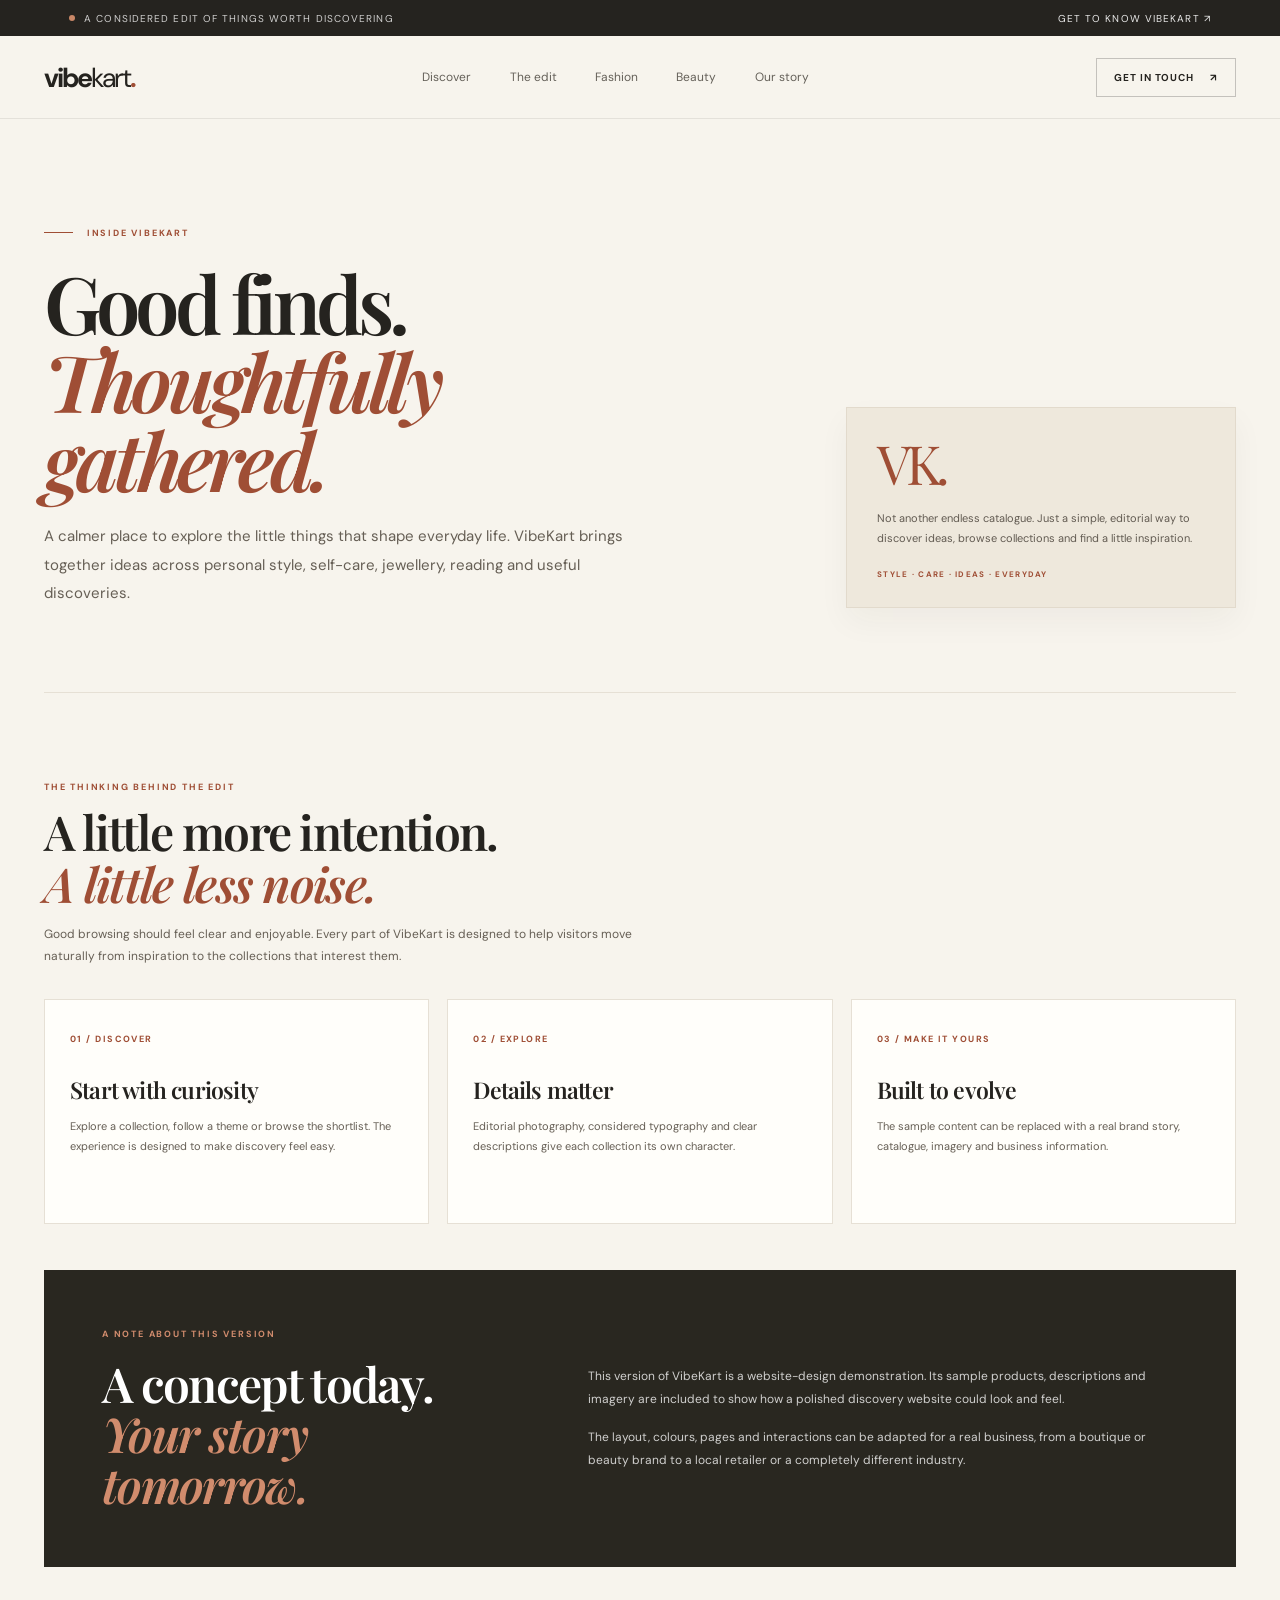
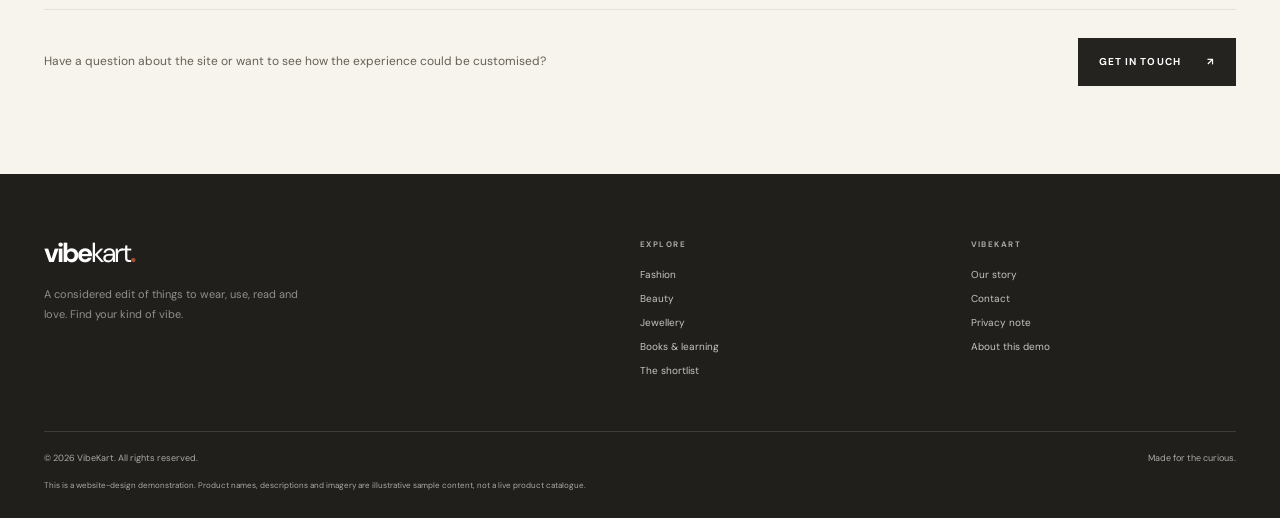
<file: about.html>
<!doctype html>
<html lang="en">
<head>
  <meta charset="utf-8">
  <meta name="viewport" content="width=device-width, initial-scale=1">
  <meta name="theme-color" content="#f7f4ed">
  <meta name="description" content="Get to know VibeKart, a considered product-discovery concept built around style, beauty, reading and everyday inspiration.">
  <title>Our story — VibeKart</title>
  <link rel="preconnect" href="https://fonts.googleapis.com">
  <link rel="preconnect" href="https://fonts.gstatic.com" crossorigin>
  <link href="https://fonts.googleapis.com/css2?family=DM+Sans:wght@400;500;600;700&family=Playfair+Display:ital,wght@0,600;0,700;1,600;1,700&display=swap" rel="stylesheet">
  <link rel="stylesheet" href="base.css">
  <link rel="stylesheet" href="home.css">
  <link rel="stylesheet" href="info.css">
  <script src="home.js" defer></script>
</head>
<body class="home-page info-page">
  <a class="vk-skip-link" href="#main-content">Skip to content</a>
  <div class="vk-announcement">
    <p><span class="vk-announcement-dot" aria-hidden="true"></span> A considered edit of things worth discovering</p>
    <a href="about.html">Get to know VibeKart <span aria-hidden="true">↗</span></a>
  </div>
  <header class="vk-header">
    <div class="vk-header-inner">
      <a class="vk-logo" href="index.html" aria-label="VibeKart home">vibe<span>kart</span><i>.</i></a>
      <button class="vk-menu-toggle" type="button" aria-label="Open navigation" aria-expanded="false" aria-controls="vk-navigation"><span></span><span></span></button>
      <nav class="vk-navigation" id="vk-navigation" aria-label="Main navigation">
        <a href="index.html#categories">Discover</a>
        <a href="index.html#featured">The edit</a>
        <a href="clothing.html">Fashion</a>
        <a href="beauty.html">Beauty</a>
        <a href="about.html">Our story</a>
      </nav>
      <a class="vk-header-cta" href="contact.html">Get in touch <span aria-hidden="true">↗</span></a>
    </div>
  </header>
<main id="main-content">
  <section class="info-hero vk-shell">
    <div class="info-hero-copy">
      <p class="vk-eyebrow"><span class="vk-eyebrow-line"></span> INSIDE VIBEKART</p>
      <h1>Good finds.<br><em>Thoughtfully gathered.</em></h1>
      <p class="info-hero-description">A calmer place to explore the little things that shape everyday life. VibeKart brings together ideas across personal style, self-care, jewellery, reading and useful discoveries.</p>
    </div>
    <aside class="info-hero-aside">
      <span class="info-aside-mark">VK.</span>
      <p>Not another endless catalogue. Just a simple, editorial way to discover ideas, browse collections and find a little inspiration.</p>
      <span class="info-aside-label">STYLE · CARE · IDEAS · EVERYDAY</span>
    </aside>
  </section>
  <section class="info-content vk-shell">
    <div class="info-section-heading">
      <p class="vk-eyebrow">THE THINKING BEHIND THE EDIT</p>
      <h2>A little more intention.<br><em>A little less noise.</em></h2>
      <p>Good browsing should feel clear and enjoyable. Every part of VibeKart is designed to help visitors move naturally from inspiration to the collections that interest them.</p>
    </div>
    <div class="info-card-grid">
      <article class="info-card"><span class="info-card-number">01 / DISCOVER</span><h3>Start with curiosity</h3><p>Explore a collection, follow a theme or browse the shortlist. The experience is designed to make discovery feel easy.</p></article>
      <article class="info-card"><span class="info-card-number">02 / EXPLORE</span><h3>Details matter</h3><p>Editorial photography, considered typography and clear descriptions give each collection its own character.</p></article>
      <article class="info-card"><span class="info-card-number">03 / MAKE IT YOURS</span><h3>Built to evolve</h3><p>The sample content can be replaced with a real brand story, catalogue, imagery and business information.</p></article>
    </div>
    <div class="info-feature info-feature--spaced">
      <div><p class="vk-eyebrow">A NOTE ABOUT THIS VERSION</p><h2>A concept today.<br><em>Your story tomorrow.</em></h2></div>
      <div class="info-feature-copy"><p>This version of VibeKart is a website-design demonstration. Its sample products, descriptions and imagery are included to show how a polished discovery website could look and feel.</p><p>The layout, colours, pages and interactions can be adapted for a real business, from a boutique or beauty brand to a local retailer or a completely different industry.</p></div>
    </div>
    <div class="info-cta"><p>Have a question about the site or want to see how the experience could be customised?</p><a class="vk-button vk-button-dark" href="contact.html">Get in touch <span aria-hidden="true">↗</span></a></div>
  </section>
</main>
  <footer class="vk-footer">
    <div class="vk-shell">
      <div class="vk-footer-main">
        <div class="vk-footer-brand">
          <a class="vk-logo vk-logo-light" href="index.html">vibe<span>kart</span><i>.</i></a>
          <p>A considered edit of things to wear, use, read and love. Find your kind of vibe.</p>
        </div>
        <div class="vk-footer-col">
          <h2>Explore</h2>
          <a href="clothing.html">Fashion</a><a href="beauty.html">Beauty</a><a href="jewellery.html">Jewellery</a><a href="books.html">Books &amp; learning</a><a href="deals.html">The shortlist</a>
        </div>
        <div class="vk-footer-col">
          <h2>VibeKart</h2>
          <a href="about.html">Our story</a><a href="contact.html">Contact</a><a href="privacy-policy.html">Privacy note</a><a href="affiliate-disclaimer.html">About this demo</a>
        </div>
      </div>
      <div class="vk-footer-bottom">
        <span>© <span id="vk-year">2026</span> VibeKart. All rights reserved.</span>
        <span>Made for the curious.</span>
      </div>
      <p class="vk-disclosure">This is a website-design demonstration. Product names, descriptions and imagery are illustrative sample content, not a live product catalogue.</p>
    </div>
  </footer>
</body>
</html>
</file>
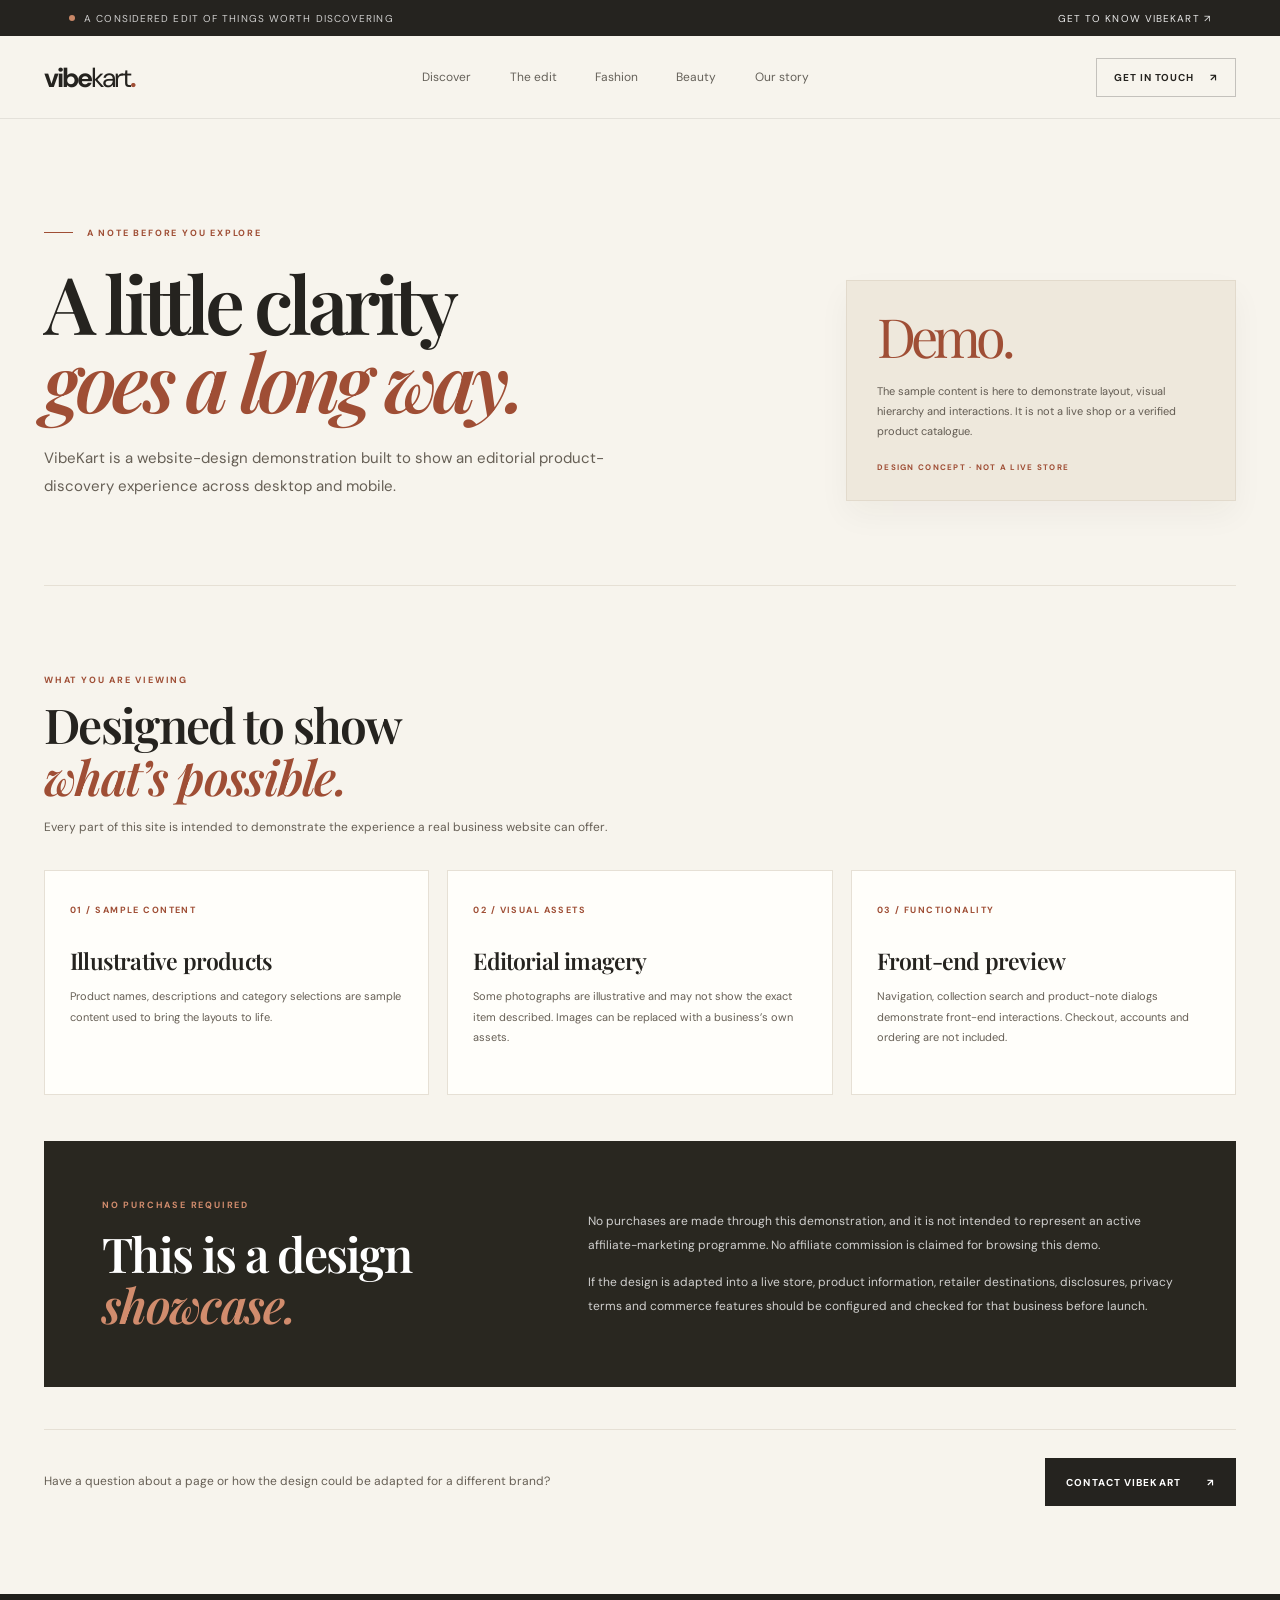
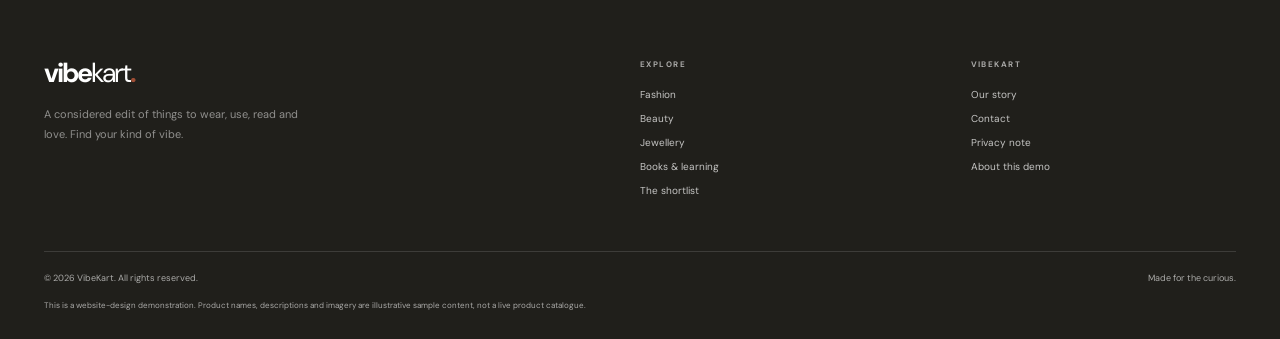
<file: affiliate-disclaimer.html>
<!doctype html>
<html lang="en">
<head>
  <meta charset="utf-8">
  <meta name="viewport" content="width=device-width, initial-scale=1">
  <meta name="theme-color" content="#f7f4ed">
  <meta name="description" content="A note explaining the sample content, illustrative imagery and demonstration-only functionality used on VibeKart.">
  <title>About this demo — VibeKart</title>
  <link rel="preconnect" href="https://fonts.googleapis.com">
  <link rel="preconnect" href="https://fonts.gstatic.com" crossorigin>
  <link href="https://fonts.googleapis.com/css2?family=DM+Sans:wght@400;500;600;700&family=Playfair+Display:ital,wght@0,600;0,700;1,600;1,700&display=swap" rel="stylesheet">
  <link rel="stylesheet" href="base.css">
  <link rel="stylesheet" href="home.css">
  <link rel="stylesheet" href="info.css">
  <script src="home.js" defer></script>
</head>
<body class="home-page info-page">
  <a class="vk-skip-link" href="#main-content">Skip to content</a>
  <div class="vk-announcement">
    <p><span class="vk-announcement-dot" aria-hidden="true"></span> A considered edit of things worth discovering</p>
    <a href="about.html">Get to know VibeKart <span aria-hidden="true">↗</span></a>
  </div>
  <header class="vk-header">
    <div class="vk-header-inner">
      <a class="vk-logo" href="index.html" aria-label="VibeKart home">vibe<span>kart</span><i>.</i></a>
      <button class="vk-menu-toggle" type="button" aria-label="Open navigation" aria-expanded="false" aria-controls="vk-navigation"><span></span><span></span></button>
      <nav class="vk-navigation" id="vk-navigation" aria-label="Main navigation">
        <a href="index.html#categories">Discover</a>
        <a href="index.html#featured">The edit</a>
        <a href="clothing.html">Fashion</a>
        <a href="beauty.html">Beauty</a>
        <a href="about.html">Our story</a>
      </nav>
      <a class="vk-header-cta" href="contact.html">Get in touch <span aria-hidden="true">↗</span></a>
    </div>
  </header>
<main id="main-content">
  <section class="info-hero vk-shell">
    <div class="info-hero-copy"><p class="vk-eyebrow"><span class="vk-eyebrow-line"></span> A NOTE BEFORE YOU EXPLORE</p><h1>A little clarity<br><em>goes a long way.</em></h1><p class="info-hero-description">VibeKart is a website-design demonstration built to show an editorial product-discovery experience across desktop and mobile.</p></div>
    <aside class="info-hero-aside"><span class="info-aside-mark">Demo.</span><p>The sample content is here to demonstrate layout, visual hierarchy and interactions. It is not a live shop or a verified product catalogue.</p><span class="info-aside-label">DESIGN CONCEPT · NOT A LIVE STORE</span></aside>
  </section>
  <section class="info-content vk-shell">
    <div class="info-section-heading"><p class="vk-eyebrow">WHAT YOU ARE VIEWING</p><h2>Designed to show<br><em>what’s possible.</em></h2><p>Every part of this site is intended to demonstrate the experience a real business website can offer.</p></div>
    <div class="info-card-grid">
      <article class="info-card"><span class="info-card-number">01 / SAMPLE CONTENT</span><h3>Illustrative products</h3><p>Product names, descriptions and category selections are sample content used to bring the layouts to life.</p></article>
      <article class="info-card"><span class="info-card-number">02 / VISUAL ASSETS</span><h3>Editorial imagery</h3><p>Some photographs are illustrative and may not show the exact item described. Images can be replaced with a business’s own assets.</p></article>
      <article class="info-card"><span class="info-card-number">03 / FUNCTIONALITY</span><h3>Front-end preview</h3><p>Navigation, collection search and product-note dialogs demonstrate front-end interactions. Checkout, accounts and ordering are not included.</p></article>
    </div>
    <div class="info-feature info-feature--spaced">
      <div><p class="vk-eyebrow">NO PURCHASE REQUIRED</p><h2>This is a design<br><em>showcase.</em></h2></div>
      <div class="info-feature-copy"><p>No purchases are made through this demonstration, and it is not intended to represent an active affiliate-marketing programme. No affiliate commission is claimed for browsing this demo.</p><p>If the design is adapted into a live store, product information, retailer destinations, disclosures, privacy terms and commerce features should be configured and checked for that business before launch.</p></div>
    </div>
    <div class="info-cta"><p>Have a question about a page or how the design could be adapted for a different brand?</p><a class="vk-button vk-button-dark" href="contact.html">Contact VibeKart <span aria-hidden="true">↗</span></a></div>
  </section>
</main>
  <footer class="vk-footer">
    <div class="vk-shell">
      <div class="vk-footer-main">
        <div class="vk-footer-brand">
          <a class="vk-logo vk-logo-light" href="index.html">vibe<span>kart</span><i>.</i></a>
          <p>A considered edit of things to wear, use, read and love. Find your kind of vibe.</p>
        </div>
        <div class="vk-footer-col">
          <h2>Explore</h2>
          <a href="clothing.html">Fashion</a><a href="beauty.html">Beauty</a><a href="jewellery.html">Jewellery</a><a href="books.html">Books &amp; learning</a><a href="deals.html">The shortlist</a>
        </div>
        <div class="vk-footer-col">
          <h2>VibeKart</h2>
          <a href="about.html">Our story</a><a href="contact.html">Contact</a><a href="privacy-policy.html">Privacy note</a><a href="affiliate-disclaimer.html">About this demo</a>
        </div>
      </div>
      <div class="vk-footer-bottom">
        <span>© <span id="vk-year">2026</span> VibeKart. All rights reserved.</span>
        <span>Made for the curious.</span>
      </div>
      <p class="vk-disclosure">This is a website-design demonstration. Product names, descriptions and imagery are illustrative sample content, not a live product catalogue.</p>
    </div>
  </footer>
</body>
</html>
</file>
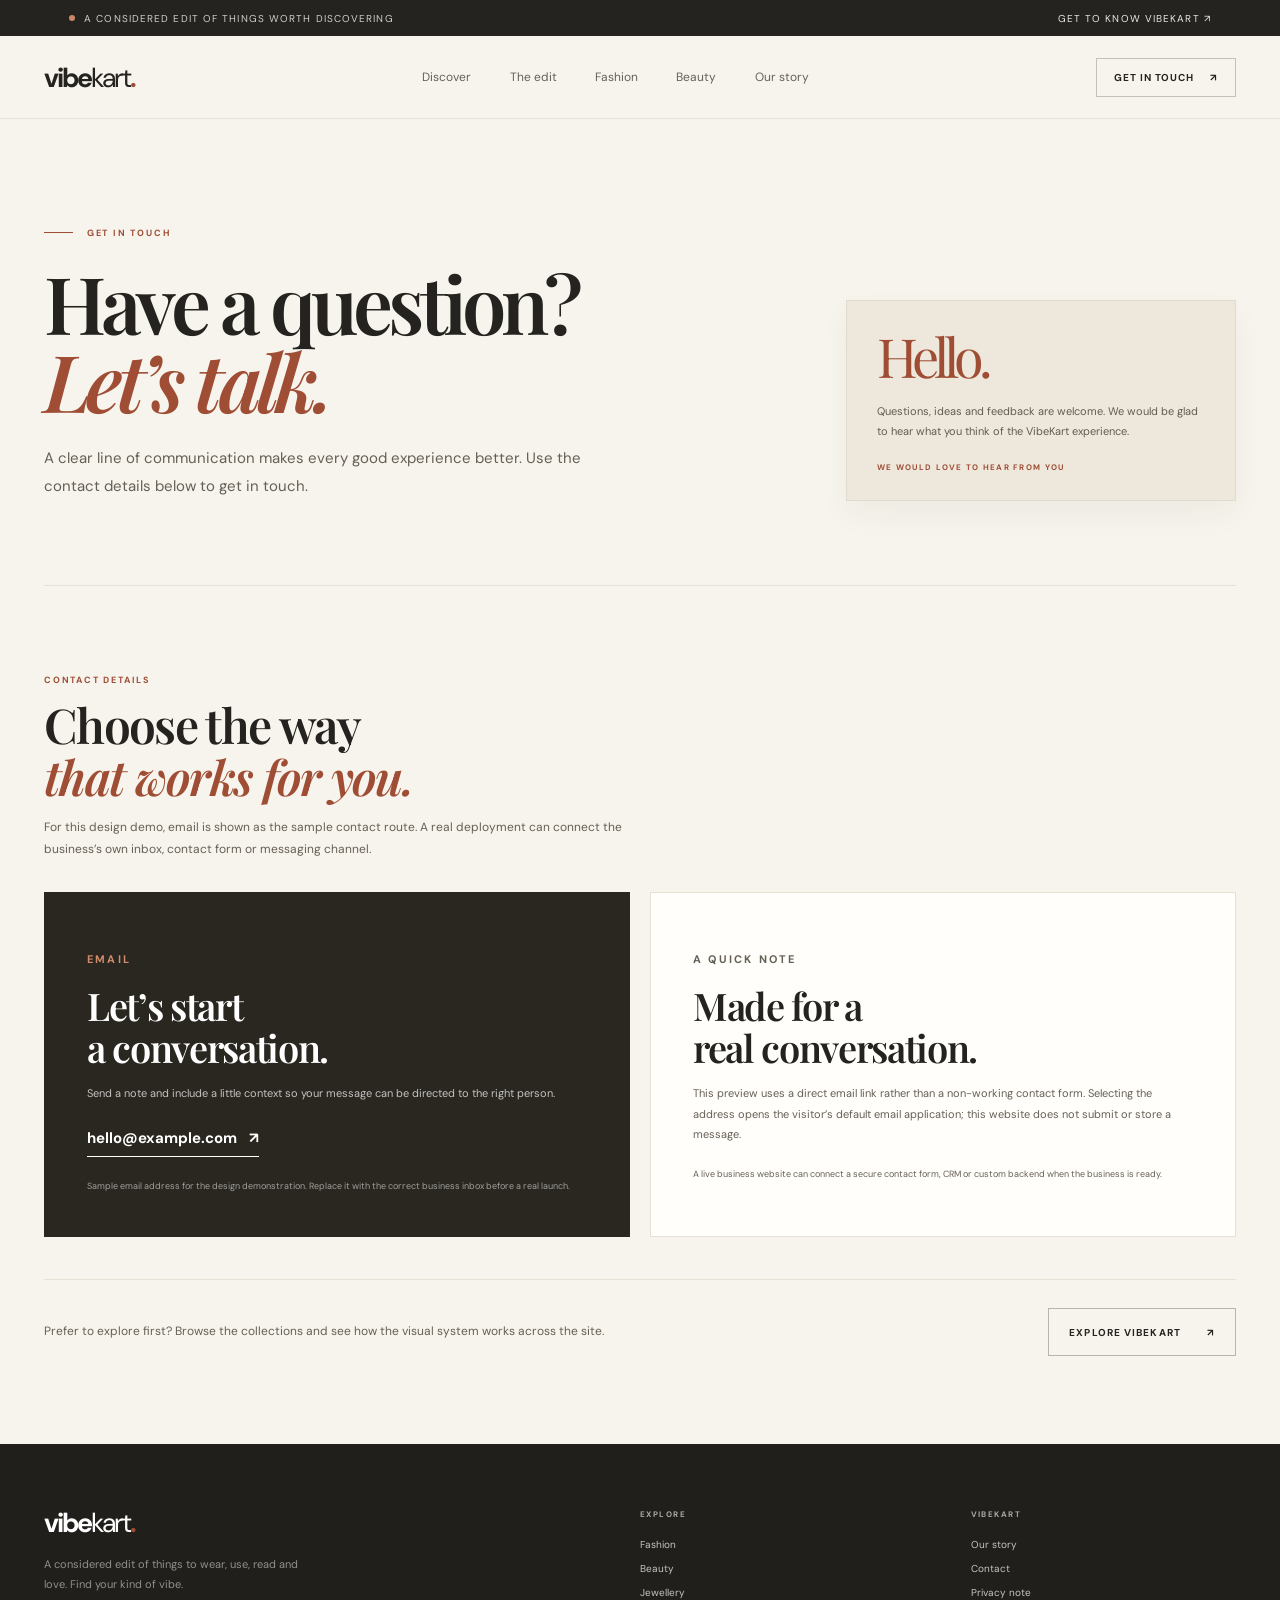
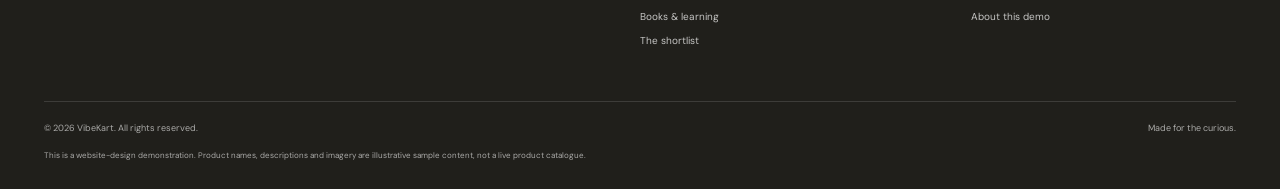
<file: contact.html>
<!doctype html>
<html lang="en">
<head>
  <meta charset="utf-8">
  <meta name="viewport" content="width=device-width, initial-scale=1">
  <meta name="theme-color" content="#f7f4ed">
  <meta name="description" content="Contact VibeKart with a question or note about the website demonstration.">
  <title>Contact — VibeKart</title>
  <link rel="preconnect" href="https://fonts.googleapis.com">
  <link rel="preconnect" href="https://fonts.gstatic.com" crossorigin>
  <link href="https://fonts.googleapis.com/css2?family=DM+Sans:wght@400;500;600;700&family=Playfair+Display:ital,wght@0,600;0,700;1,600;1,700&display=swap" rel="stylesheet">
  <link rel="stylesheet" href="base.css">
  <link rel="stylesheet" href="home.css">
  <link rel="stylesheet" href="info.css">
  <script src="home.js" defer></script>
</head>
<body class="home-page info-page">
  <a class="vk-skip-link" href="#main-content">Skip to content</a>
  <div class="vk-announcement">
    <p><span class="vk-announcement-dot" aria-hidden="true"></span> A considered edit of things worth discovering</p>
    <a href="about.html">Get to know VibeKart <span aria-hidden="true">↗</span></a>
  </div>
  <header class="vk-header">
    <div class="vk-header-inner">
      <a class="vk-logo" href="index.html" aria-label="VibeKart home">vibe<span>kart</span><i>.</i></a>
      <button class="vk-menu-toggle" type="button" aria-label="Open navigation" aria-expanded="false" aria-controls="vk-navigation"><span></span><span></span></button>
      <nav class="vk-navigation" id="vk-navigation" aria-label="Main navigation">
        <a href="index.html#categories">Discover</a>
        <a href="index.html#featured">The edit</a>
        <a href="clothing.html">Fashion</a>
        <a href="beauty.html">Beauty</a>
        <a href="about.html">Our story</a>
      </nav>
      <a class="vk-header-cta" href="contact.html">Get in touch <span aria-hidden="true">↗</span></a>
    </div>
  </header>
<main id="main-content">
  <section class="info-hero vk-shell">
    <div class="info-hero-copy">
      <p class="vk-eyebrow"><span class="vk-eyebrow-line"></span> GET IN TOUCH</p>
      <h1>Have a question?<br><em>Let’s talk.</em></h1>
      <p class="info-hero-description">A clear line of communication makes every good experience better. Use the contact details below to get in touch.</p>
    </div>
    <aside class="info-hero-aside"><span class="info-aside-mark">Hello.</span><p>Questions, ideas and feedback are welcome. We would be glad to hear what you think of the VibeKart experience.</p><span class="info-aside-label">WE WOULD LOVE TO HEAR FROM YOU</span></aside>
  </section>
  <section class="info-content vk-shell">
    <div class="info-section-heading"><p class="vk-eyebrow">CONTACT DETAILS</p><h2>Choose the way<br><em>that works for you.</em></h2><p>For this design demo, email is shown as the sample contact route. A real deployment can connect the business’s own inbox, contact form or messaging channel.</p></div>
    <div class="info-contact-grid">
      <article class="info-contact-card info-contact-card-dark">
        <p class="vk-eyebrow">EMAIL</p><h2>Let’s start<br>a conversation.</h2>
        <p>Send a note and include a little context so your message can be directed to the right person.</p>
        <a class="info-contact-email" href="mailto:hello@example.com?subject=Hello%20VibeKart">hello@example.com <span aria-hidden="true">↗</span></a>
        <span class="info-small-note">Sample email address for the design demonstration. Replace it with the correct business inbox before a real launch.</span>
      </article>
      <article class="info-contact-card">
        <p class="vk-eyebrow">A QUICK NOTE</p><h2>Made for a<br>real conversation.</h2>
        <p>This preview uses a direct email link rather than a non-working contact form. Selecting the address opens the visitor’s default email application; this website does not submit or store a message.</p>
        <span class="info-small-note">A live business website can connect a secure contact form, CRM or custom backend when the business is ready.</span>
      </article>
    </div>
    <div class="info-cta"><p>Prefer to explore first? Browse the collections and see how the visual system works across the site.</p><a class="vk-button vk-button-outline" href="index.html#categories">Explore VibeKart <span aria-hidden="true">↗</span></a></div>
  </section>
</main>
  <footer class="vk-footer">
    <div class="vk-shell">
      <div class="vk-footer-main">
        <div class="vk-footer-brand">
          <a class="vk-logo vk-logo-light" href="index.html">vibe<span>kart</span><i>.</i></a>
          <p>A considered edit of things to wear, use, read and love. Find your kind of vibe.</p>
        </div>
        <div class="vk-footer-col">
          <h2>Explore</h2>
          <a href="clothing.html">Fashion</a><a href="beauty.html">Beauty</a><a href="jewellery.html">Jewellery</a><a href="books.html">Books &amp; learning</a><a href="deals.html">The shortlist</a>
        </div>
        <div class="vk-footer-col">
          <h2>VibeKart</h2>
          <a href="about.html">Our story</a><a href="contact.html">Contact</a><a href="privacy-policy.html">Privacy note</a><a href="affiliate-disclaimer.html">About this demo</a>
        </div>
      </div>
      <div class="vk-footer-bottom">
        <span>© <span id="vk-year">2026</span> VibeKart. All rights reserved.</span>
        <span>Made for the curious.</span>
      </div>
      <p class="vk-disclosure">This is a website-design demonstration. Product names, descriptions and imagery are illustrative sample content, not a live product catalogue.</p>
    </div>
  </footer>
</body>
</html>
</file>
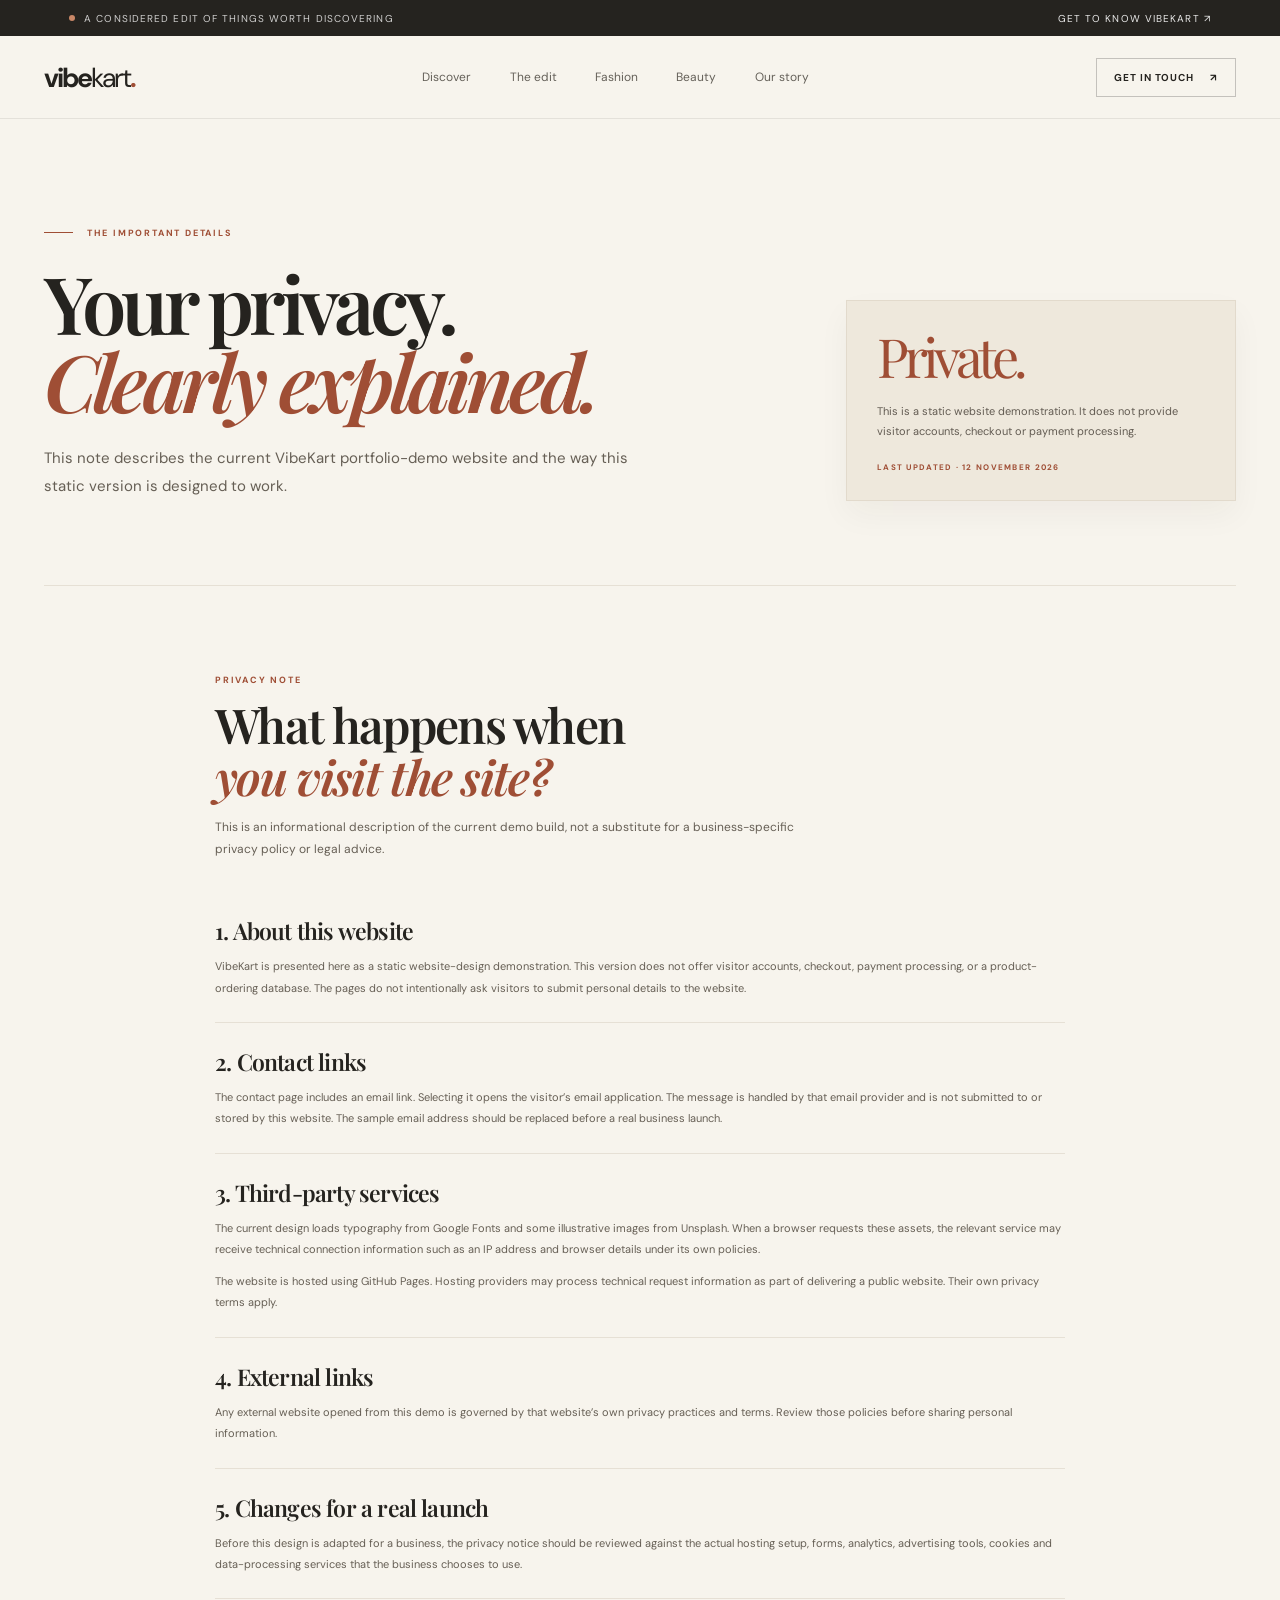
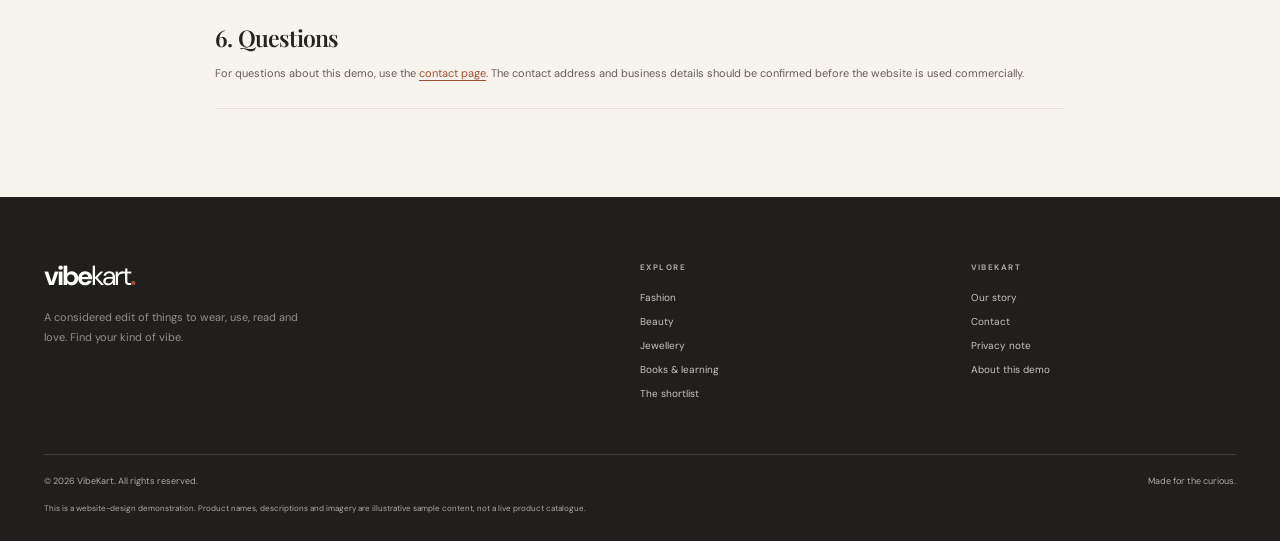
<file: privacy-policy.html>
<!doctype html>
<html lang="en">
<head>
  <meta charset="utf-8">
  <meta name="viewport" content="width=device-width, initial-scale=1">
  <meta name="theme-color" content="#f7f4ed">
  <meta name="description" content="A plain-language privacy note for the current static VibeKart website demonstration.">
  <title>Privacy note — VibeKart</title>
  <link rel="preconnect" href="https://fonts.googleapis.com">
  <link rel="preconnect" href="https://fonts.gstatic.com" crossorigin>
  <link href="https://fonts.googleapis.com/css2?family=DM+Sans:wght@400;500;600;700&family=Playfair+Display:ital,wght@0,600;0,700;1,600;1,700&display=swap" rel="stylesheet">
  <link rel="stylesheet" href="base.css">
  <link rel="stylesheet" href="home.css">
  <link rel="stylesheet" href="info.css">
  <script src="home.js" defer></script>
</head>
<body class="home-page info-page">
  <a class="vk-skip-link" href="#main-content">Skip to content</a>
  <div class="vk-announcement">
    <p><span class="vk-announcement-dot" aria-hidden="true"></span> A considered edit of things worth discovering</p>
    <a href="about.html">Get to know VibeKart <span aria-hidden="true">↗</span></a>
  </div>
  <header class="vk-header">
    <div class="vk-header-inner">
      <a class="vk-logo" href="index.html" aria-label="VibeKart home">vibe<span>kart</span><i>.</i></a>
      <button class="vk-menu-toggle" type="button" aria-label="Open navigation" aria-expanded="false" aria-controls="vk-navigation"><span></span><span></span></button>
      <nav class="vk-navigation" id="vk-navigation" aria-label="Main navigation">
        <a href="index.html#categories">Discover</a>
        <a href="index.html#featured">The edit</a>
        <a href="clothing.html">Fashion</a>
        <a href="beauty.html">Beauty</a>
        <a href="about.html">Our story</a>
      </nav>
      <a class="vk-header-cta" href="contact.html">Get in touch <span aria-hidden="true">↗</span></a>
    </div>
  </header>
<main id="main-content">
  <section class="info-hero vk-shell">
    <div class="info-hero-copy"><p class="vk-eyebrow"><span class="vk-eyebrow-line"></span> THE IMPORTANT DETAILS</p><h1>Your privacy.<br><em>Clearly explained.</em></h1><p class="info-hero-description">This note describes the current VibeKart portfolio-demo website and the way this static version is designed to work.</p></div>
    <aside class="info-hero-aside"><span class="info-aside-mark">Private.</span><p>This is a static website demonstration. It does not provide visitor accounts, checkout or payment processing.</p><span class="info-aside-label">LAST UPDATED · 12 NOVEMBER 2026</span></aside>
  </section>
  <section class="info-content vk-shell">
    <div class="info-legal">
      <div class="info-section-heading"><p class="vk-eyebrow">PRIVACY NOTE</p><h2>What happens when<br><em>you visit the site?</em></h2><p>This is an informational description of the current demo build, not a substitute for a business-specific privacy policy or legal advice.</p></div>
      <article class="info-legal-block"><h2>1. About this website</h2><p>VibeKart is presented here as a static website-design demonstration. This version does not offer visitor accounts, checkout, payment processing, or a product-ordering database. The pages do not intentionally ask visitors to submit personal details to the website.</p></article>
      <article class="info-legal-block"><h2>2. Contact links</h2><p>The contact page includes an email link. Selecting it opens the visitor’s email application. The message is handled by that email provider and is not submitted to or stored by this website. The sample email address should be replaced before a real business launch.</p></article>
      <article class="info-legal-block"><h2>3. Third-party services</h2><p>The current design loads typography from Google Fonts and some illustrative images from Unsplash. When a browser requests these assets, the relevant service may receive technical connection information such as an IP address and browser details under its own policies.</p><p>The website is hosted using GitHub Pages. Hosting providers may process technical request information as part of delivering a public website. Their own privacy terms apply.</p></article>
      <article class="info-legal-block"><h2>4. External links</h2><p>Any external website opened from this demo is governed by that website’s own privacy practices and terms. Review those policies before sharing personal information.</p></article>
      <article class="info-legal-block"><h2>5. Changes for a real launch</h2><p>Before this design is adapted for a business, the privacy notice should be reviewed against the actual hosting setup, forms, analytics, advertising tools, cookies and data-processing services that the business chooses to use.</p></article>
      <article class="info-legal-block"><h2>6. Questions</h2><p>For questions about this demo, use the <a href="contact.html">contact page</a>. The contact address and business details should be confirmed before the website is used commercially.</p></article>
    </div>
  </section>
</main>
  <footer class="vk-footer">
    <div class="vk-shell">
      <div class="vk-footer-main">
        <div class="vk-footer-brand">
          <a class="vk-logo vk-logo-light" href="index.html">vibe<span>kart</span><i>.</i></a>
          <p>A considered edit of things to wear, use, read and love. Find your kind of vibe.</p>
        </div>
        <div class="vk-footer-col">
          <h2>Explore</h2>
          <a href="clothing.html">Fashion</a><a href="beauty.html">Beauty</a><a href="jewellery.html">Jewellery</a><a href="books.html">Books &amp; learning</a><a href="deals.html">The shortlist</a>
        </div>
        <div class="vk-footer-col">
          <h2>VibeKart</h2>
          <a href="about.html">Our story</a><a href="contact.html">Contact</a><a href="privacy-policy.html">Privacy note</a><a href="affiliate-disclaimer.html">About this demo</a>
        </div>
      </div>
      <div class="vk-footer-bottom">
        <span>© <span id="vk-year">2026</span> VibeKart. All rights reserved.</span>
        <span>Made for the curious.</span>
      </div>
      <p class="vk-disclosure">This is a website-design demonstration. Product names, descriptions and imagery are illustrative sample content, not a live product catalogue.</p>
    </div>
  </footer>
</body>
</html>
</file>
<file: base.css>
/* VibeKart shared foundation for the refreshed storefront pages. */
*,
*::before,
*::after {
  box-sizing: border-box;
  margin: 0;
  padding: 0;
}

html {
  scroll-behavior: smooth;
}

body {
  min-height: 100vh;
  margin: 0;
  overflow-x: hidden;
}

img,
svg,
video,
canvas {
  display: block;
  max-width: 100%;
}

button,
input,
select,
textarea {
  font: inherit;
}

a,
button,
input,
select,
textarea {
  -webkit-tap-highlight-color: transparent;
}

:focus-visible {
  outline: 2px solid #9f4e35;
  outline-offset: 3px;
}

@media (prefers-reduced-motion: reduce) {
  html {
    scroll-behavior: auto;
  }
}

/* Small accessibility refinements shared by the refreshed pages. */
::selection {
  background: #ead0c2;
  color: #25231f;
}

.vk-skip-link {
  position: fixed;
  z-index: 1000;
  top: 12px;
  left: 12px;
  padding: 11px 15px;
  transform: translateY(-160%);
  background: #25231f;
  color: #fffefa;
  font-size: 12px;
  font-weight: 700;
  text-decoration: none;
  transition: transform .18s ease;
}
.vk-skip-link:focus { transform: translateY(0); }
img { height: auto; }
button { color: inherit; }
@media (prefers-reduced-motion: reduce) {
  *, *::before, *::after {
    scroll-behavior: auto !important;
    animation-duration: .01ms !important;
    animation-iteration-count: 1 !important;
    transition-duration: .01ms !important;
  }
}
</file>
<file: home.css>
/* VibeKart editorial homepage refresh. Kept separate from shared styles.css. */
.home-page {
  --vk-ink: #25231f;
  --vk-muted: #665f55;
  --vk-paper: #f7f4ed;
  --vk-white: #fffefa;
  --vk-line: #e6e0d5;
  --vk-rust: #9f4e35;
  --vk-rust-dark: #93472f;
  --vk-olive: #777d61;
  background: var(--vk-paper);
  color: var(--vk-ink);
  font-family: 'DM Sans', sans-serif;
}
.home-page a { color: inherit; }
.home-page img { display: block; max-width: 100%; }
.home-page .vk-shell { width: min(1240px, calc(100% - 88px)); margin-inline: auto; }
.home-page .vk-announcement { min-height: 36px; padding: 8px 5.4%; display: flex; justify-content: space-between; align-items: center; gap: 18px; background: var(--vk-ink); color: rgba(255,255,255,.78); font-size: 10px; letter-spacing: .11em; text-transform: uppercase; }
.vk-announcement p { display: flex; align-items: center; gap: 9px; }
.vk-announcement a { color: rgba(255,255,255,.9); text-decoration: none; white-space: nowrap; transition: color .2s; }
.vk-announcement a:hover { color: #e8b89d; }
.vk-announcement-dot { width: 6px; height: 6px; border-radius: 50%; background: #c98767; display: inline-block; }
.home-page .vk-header { position: sticky; top: 0; z-index: 30; background: rgba(247,244,237,.94); backdrop-filter: blur(18px); border-bottom: 1px solid rgba(37,35,31,.09); transition: box-shadow .25s; }
.vk-header.is-scrolled { box-shadow: 0 8px 26px rgba(37,35,31,.08); }
.vk-header-inner { width: min(1240px, calc(100% - 88px)); min-height: 82px; margin: auto; display: flex; align-items: center; justify-content: space-between; gap: 28px; }
.vk-logo { font-size: 27px; font-weight: 700; letter-spacing: -.075em; text-decoration: none; line-height: 1; color: var(--vk-ink); }
.vk-logo span { font-weight: 400; }
.vk-logo i { font-style: normal; color: var(--vk-rust); }
.vk-navigation { display: flex; gap: clamp(18px, 3vw, 42px); align-items: center; }
.vk-navigation a { text-decoration: none; font-size: 12px; color: #656159; transition: color .2s; }
.vk-navigation a:hover { color: var(--vk-rust); }
.vk-header-cta { display: inline-flex; align-items: center; gap: 16px; padding: 12px 17px; border: 1px solid rgba(37,35,31,.24); text-decoration: none; text-transform: uppercase; letter-spacing: .09em; font-size: 10px; font-weight: 700; transition: background .2s, color .2s, border-color .2s; }
.vk-header-cta:hover { background: var(--vk-ink); border-color: var(--vk-ink); color: white; }
.vk-menu-toggle { display: none; }
.vk-hero { min-height: 640px; padding-block: 72px 88px; display: grid; grid-template-columns: .92fr 1.08fr; align-items: center; gap: 7%; }
.vk-hero-copy { position: relative; z-index: 2; padding: 18px 0 26px; }
.vk-eyebrow { color: var(--vk-rust); font-size: 9px; line-height: 1.5; font-weight: 700; letter-spacing: .2em; text-transform: uppercase; }
.vk-eyebrow-line { display: inline-block; width: 29px; height: 1px; margin: 0 10px 3px 0; background: var(--vk-rust); }
.vk-hero h1 { margin: 28px 0 22px; max-width: 580px; font-family: 'Playfair Display', Georgia, serif; font-size: clamp(58px, 6.4vw, 91px); line-height: .99; font-weight: 600; letter-spacing: -.055em; color: var(--vk-ink); }
.vk-hero h1 em, .vk-section-heading h2 em, .vk-story-copy h2 em, .vk-note-section h2 em { color: var(--vk-rust); font-weight: 600; }
.vk-hero-description { max-width: 445px; color: var(--vk-muted); font-size: 14px; line-height: 1.9; }
.vk-hero-actions { margin-top: 32px; display: flex; align-items: center; flex-wrap: wrap; gap: 26px; }
.vk-button { min-height: 48px; display: inline-flex; align-items: center; justify-content: center; gap: 26px; padding: 0 20px; text-decoration: none; font-size: 10px; font-weight: 700; letter-spacing: .11em; text-transform: uppercase; transition: transform .2s, background .2s, color .2s, border-color .2s; }
.vk-button:hover { transform: translateY(-2px); }
.vk-button-dark { color: white !important; background: var(--vk-ink); border: 1px solid var(--vk-ink); }
.vk-button-dark:hover { background: var(--vk-rust); border-color: var(--vk-rust); }
.vk-text-link { display: inline-flex; align-items: center; gap: 10px; color: var(--vk-ink); text-decoration: none; font-size: 11px; font-weight: 600; border-bottom: 1px solid #c8bfb0; padding-bottom: 6px; transition: color .2s, border-color .2s; }
.vk-text-link:hover { color: var(--vk-rust); border-color: var(--vk-rust); }
.vk-hero-footnote { display: flex; align-items: flex-start; gap: 12px; margin-top: 55px; color: #59554d; font-size: 11px; line-height: 1.6; }
.vk-footnote-mark { font-size: 18px; color: var(--vk-rust); line-height: 1; }
.vk-hero-footnote small { color: #665f55; font-size: 9px; }
.vk-hero-art { min-height: 500px; max-width: 590px; width: 100%; margin-left: auto; position: relative; }
.vk-hero-photo-main { position: absolute; inset: 0 10% 6% 11%; overflow: hidden; background: #e7ded0; }
.vk-hero-photo-main::after { content: ''; position: absolute; inset: 0; background: linear-gradient(180deg, transparent 55%, rgba(35,29,23,.18)); pointer-events: none; }
.vk-hero-photo-main img { width: 100%; height: 100%; object-fit: cover; object-position: center; }
.vk-hero-photo-small { position: absolute; width: 34%; height: 37%; left: 0; bottom: 0; padding: 8px; background: var(--vk-white); box-shadow: 0 16px 45px rgba(41,34,25,.13); transform: rotate(-4deg); }
.vk-hero-photo-small img { width: 100%; height: 100%; object-fit: cover; }
.vk-hero-stamp { position: absolute; top: 8%; right: 0; width: 108px; height: 108px; border-radius: 50%; display: flex; flex-direction: column; justify-content: center; align-items: center; background: var(--vk-rust); color: #fff8ef; transform: rotate(9deg); box-shadow: 0 12px 28px rgba(85,47,32,.2); }
.vk-hero-stamp span { font-size: 7px; letter-spacing: .19em; }
.vk-hero-stamp strong { margin: 5px 0; font-family: 'Playfair Display', serif; font-size: 19px; line-height: .9; text-align: center; }
.vk-hero-caption { position: absolute; bottom: 3%; right: 0; padding: 17px 20px 17px 24px; background: var(--vk-white); box-shadow: 0 12px 35px rgba(41,34,25,.1); }
.vk-caption-kicker { display: block; color: var(--vk-rust); font-size: 7px; font-weight: 700; letter-spacing: .18em; }
.vk-hero-caption strong { display: block; margin-top: 6px; font-family: 'Playfair Display', serif; font-size: 20px; line-height: 1.06; font-weight: 600; }
.vk-values { background: #eae5da; border-block: 1px solid #ded7ca; }
.vk-values-inner { min-height: 67px; display: flex; align-items: center; justify-content: space-between; gap: 15px; overflow: hidden; }
.vk-values span { white-space: nowrap; color: #5e5a51; font-size: 9px; font-weight: 700; letter-spacing: .16em; }
.vk-values i { color: var(--vk-rust); font-style: normal; font-size: 15px; }
.vk-section { padding-block: 110px 118px; }
.vk-section-heading { margin-bottom: 40px; display: flex; align-items: end; justify-content: space-between; gap: 36px; }
.vk-section-heading h2 { margin-top: 14px; font-family: 'Playfair Display', Georgia, serif; font-size: clamp(38px, 4.4vw, 58px); line-height: 1.08; font-weight: 600; letter-spacing: -.045em; }
.vk-section-intro { max-width: 335px; margin-bottom: 5px; color: var(--vk-muted); font-size: 12px; line-height: 1.9; }
.vk-category-grid { display: grid; grid-template-columns: repeat(6, 1fr); grid-template-rows: 230px 230px; gap: 14px; }
.vk-category-card { position: relative; overflow: hidden; display: block; min-width: 0; color: white !important; background: #d8cec0; text-decoration: none; }
.vk-category-card:nth-child(1), .vk-category-card:nth-child(4) { grid-column: span 3; }
.vk-category-card:nth-child(2), .vk-category-card:nth-child(3), .vk-category-card:nth-child(5) { grid-column: span 2; }
.vk-category-card img { width: 100%; height: 100%; object-fit: cover; transition: transform .65s cubic-bezier(.2,.7,.2,1); }
.vk-category-card::after { content: ''; position: absolute; inset: 0; background: linear-gradient(180deg, rgba(20,18,16,.04) 20%, rgba(20,18,16,.7) 100%); }
.vk-category-card:hover img { transform: scale(1.055); }
.vk-category-number, .vk-category-title { position: absolute; z-index: 1; left: 22px; right: 20px; }
.vk-category-number { top: 20px; color: rgba(255,255,255,.84); font-size: 8px; font-weight: 700; letter-spacing: .16em; }
.vk-category-title { bottom: 19px; display: flex; justify-content: space-between; align-items: center; font-family: 'Playfair Display', Georgia, serif; font-size: clamp(21px, 2.5vw, 32px); }
.vk-category-title b { width: 32px; height: 32px; border: 1px solid rgba(255,255,255,.7); border-radius: 50%; display: grid; place-items: center; font-family: 'DM Sans', sans-serif; font-size: 14px; font-weight: 400; }
.vk-featured-section { padding-block: 104px 100px; background: var(--vk-white); border-block: 1px solid var(--vk-line); }
.vk-featured-heading { align-items: end; }
.vk-featured-side { width: min(310px, 100%); }
.vk-search { height: 46px; display: flex; align-items: center; gap: 10px; border-bottom: 1px solid #cfc8bd; color: var(--vk-rust); }
.vk-search > span { font-size: 25px; line-height: 1; }
.vk-search input { width: 100%; min-width: 0; border: 0; outline: 0; background: transparent; color: var(--vk-ink); font: inherit; font-size: 11px; }
.vk-search input::placeholder { color: #665f55; }
.vk-search:focus-within { border-bottom-color: var(--vk-rust); }

.vk-search kbd { padding: 3px 7px; border: 1px solid #e3ddd2; color: #665f55; font-size: 9px; }
.vk-featured-side p { margin-top: 9px; color: #665f55; font-size: 9px; }
.vk-product-grid { display: grid; grid-template-columns: repeat(4, minmax(0, 1fr)); gap: 22px; }
.vk-product-card { min-width: 0; }
.vk-product-image { position: relative; display: block; overflow: hidden; height: 320px; background: #e8e1d7; color: white !important; }
.vk-product-image img { width: 100%; height: 100%; object-fit: cover; transition: transform .6s cubic-bezier(.2,.7,.2,1); }
.vk-product-card:hover .vk-product-image img { transform: scale(1.045); }
.vk-image-beauty img { object-fit: cover; background: #eee6db; }
.vk-image-label { position: absolute; left: 14px; bottom: 14px; padding: 8px 10px; background: rgba(37,35,31,.82); color: white; font-size: 7px; font-weight: 700; letter-spacing: .17em; }
.vk-image-arrow { position: absolute; top: 12px; right: 12px; width: 30px; height: 30px; display: grid; place-items: center; background: var(--vk-white); color: var(--vk-ink); border-radius: 50%; font-size: 13px; }
.vk-product-meta { display: flex; justify-content: space-between; gap: 10px; margin-top: 20px; color: var(--vk-rust); font-size: 7px; font-weight: 700; letter-spacing: .13em; }
.vk-product-meta span:last-child { color: #665f55; text-align: right; }
.vk-product-card h3 { margin-top: 11px; font-family: 'Playfair Display', Georgia, serif; font-size: 22px; line-height: 1.18; font-weight: 600; letter-spacing: -.02em; }
.vk-product-card > p { min-height: 48px; margin-top: 9px; color: var(--vk-muted); font-size: 11px; line-height: 1.75; }
.vk-card-link { display: inline-flex; gap: 14px; align-items: center; margin-top: 16px; padding-bottom: 6px; border-bottom: 1px solid #cfc8bd; color: var(--vk-ink) !important; text-decoration: none; font-size: 10px; font-weight: 700; transition: color .2s, border .2s; }
.vk-card-link:hover { color: var(--vk-rust) !important; border-color: var(--vk-rust); }
.vk-no-results { padding: 38px 0; color: var(--vk-muted); font-size: 13px; }
.vk-featured-bottom { display: flex; justify-content: center; margin-top: 62px; }
.vk-button-outline { border: 1px solid #bcb4a8; color: var(--vk-ink) !important; }
.vk-button-outline:hover { border-color: var(--vk-ink); background: var(--vk-ink); color: white !important; }
.vk-story-band { padding-block: 86px; overflow: hidden; background: #292720; color: white; }
.vk-story-inner { display: grid; grid-template-columns: 110px 1fr .85fr; gap: 45px; align-items: center; }
.vk-story-mark { align-self: start; color: rgba(255,255,255,.2); font-family: 'Playfair Display', serif; font-size: 54px; letter-spacing: -.09em; }
.vk-story-mark span { color: #d18c6d; }
.vk-story-copy { max-width: 480px; }
.vk-story-copy .vk-eyebrow { color: #d18c6d; }
.vk-story-copy h2 { margin-top: 20px; font-family: 'Playfair Display', Georgia, serif; font-size: clamp(37px, 4vw, 55px); line-height: 1.06; font-weight: 600; letter-spacing: -.045em; }
.vk-story-copy h2 em { color: #d18c6d; }
.vk-story-copy > p:not(.vk-eyebrow) { max-width: 420px; margin-top: 20px; color: rgba(255,255,255,.62); font-size: 11px; line-height: 1.9; }
.vk-button-light { margin-top: 28px; border: 1px solid rgba(255,255,255,.48); color: white !important; }
.vk-button-light:hover { background: white; color: var(--vk-ink) !important; }
.vk-story-image { height: 340px; overflow: hidden; }
.vk-story-image img { width: 100%; height: 100%; object-fit: cover; filter: saturate(.75); }
.vk-note-section { min-height: 260px; padding-block: 76px; display: grid; grid-template-columns: 45px 1fr 1fr; gap: 22px 32px; align-items: center; }
.vk-note-icon { align-self: start; color: var(--vk-rust); font-size: 27px; }
.vk-note-section h2 { margin-top: 10px; font-family: 'Playfair Display', Georgia, serif; font-size: clamp(28px, 3vw, 39px); line-height: 1.1; font-weight: 600; letter-spacing: -.04em; }
.vk-note-copy { color: var(--vk-muted); font-size: 11px; line-height: 1.9; }
.vk-note-section > .vk-text-link { grid-column: 2 / 4; justify-self: start; }
.vk-footer { padding-block: 65px 26px; background: #201f1b; color: white; }
.vk-footer-main { display: grid; grid-template-columns: 2fr 1fr 1fr; gap: 65px; padding-bottom: 54px; }
.vk-logo-light { color: white !important; }
.vk-footer-brand > p { max-width: 255px; margin-top: 18px; color: rgba(255,255,255,.5); font-size: 11px; line-height: 1.8; }
.vk-footer-col { display: flex; flex-direction: column; align-items: flex-start; gap: 11px; }
.vk-footer-col h2 { margin-bottom: 8px; color: rgba(255,255,255,.62); font-size: 8px; font-weight: 700; letter-spacing: .18em; text-transform: uppercase; }
.vk-footer-col a { color: rgba(255,255,255,.74) !important; text-decoration: none; font-size: 10px; transition: color .2s; }
.vk-footer-col a:hover { color: #d18c6d !important; }
.vk-footer-bottom { display: flex; justify-content: space-between; gap: 20px; padding-top: 20px; border-top: 1px solid rgba(255,255,255,.13); color: rgba(255,255,255,.62); font-size: 9px; }
.vk-disclosure { margin-top: 15px; max-width: 750px; color: rgba(255,255,255,.62); font-size: 8px; line-height: 1.7; }
@media (max-width: 1050px) {
  .home-page .vk-shell, .vk-header-inner { width: min(100% - 54px, 1240px); }
  .vk-hero { gap: 4%; min-height: 570px; }
  .vk-hero-art { min-height: 440px; }
  .vk-navigation { gap: 17px; }
  .vk-product-grid { grid-template-columns: repeat(2, minmax(0, 1fr)); row-gap: 42px; }
  .vk-product-image { height: 360px; }
  .vk-story-inner { grid-template-columns: 70px 1fr .8fr; gap: 28px; }
}
@media (max-width: 760px) {
  .home-page .vk-shell, .vk-header-inner { width: calc(100% - 40px); }
  .home-page .vk-announcement { padding-inline: 20px; font-size: 8px; }
  .vk-announcement a { display: none; }
  .vk-header-inner { min-height: 70px; gap: 14px; }
  .vk-logo { font-size: 25px; }
  .vk-menu-toggle { width: 42px; height: 42px; display: flex; flex-direction: column; align-items: center; justify-content: center; gap: 6px; margin-left: auto; border: 1px solid var(--vk-line); background: transparent; cursor: pointer; }
  .vk-menu-toggle span { width: 17px; height: 1px; display: block; background: var(--vk-ink); transition: transform .2s; }
  .vk-menu-toggle[aria-expanded="true"] span:first-child { transform: translateY(3.5px) rotate(45deg); }
  .vk-menu-toggle[aria-expanded="true"] span:last-child { transform: translateY(-3.5px) rotate(-45deg); }
  .vk-navigation { position: absolute; top: 70px; left: 0; right: 0; display: none; flex-direction: column; align-items: stretch; gap: 0; padding: 10px 20px 20px; background: var(--vk-paper); border-bottom: 1px solid var(--vk-line); box-shadow: 0 15px 22px rgba(30,26,20,.07); }
  .vk-navigation.is-open { display: flex; }
  .vk-navigation a { padding: 14px 2px; border-bottom: 1px solid var(--vk-line); font-size: 13px; }
  .vk-header-cta { display: none; }
  .vk-hero { padding-block: 60px 74px; grid-template-columns: 1fr; gap: 46px; }
  .vk-hero h1 { margin-top: 22px; font-size: clamp(58px, 13vw, 82px); }
  .vk-hero-description { max-width: 500px; font-size: 13px; }
  .vk-hero-footnote { margin-top: 34px; }
  .vk-hero-art { width: min(100%, 520px); min-height: 430px; margin-inline: auto; }
  .vk-hero-photo-main { inset: 0 9% 6% 10%; }
  .vk-hero-stamp { width: 90px; height: 90px; }
  .vk-hero-stamp strong { font-size: 16px; }
  .vk-hero-caption { padding: 13px 16px; }
  .vk-hero-caption strong { font-size: 18px; }
  .vk-values-inner { min-height: 58px; justify-content: flex-start; gap: 15px; overflow-x: auto; scrollbar-width: none; }
  .vk-values-inner::-webkit-scrollbar { display: none; }
  .vk-values span { font-size: 8px; }
  .vk-values i { font-size: 12px; }
  .vk-section { padding-block: 76px 82px; }
  .vk-section-heading { display: block; margin-bottom: 28px; }
  .vk-section-heading h2 { font-size: 43px; }
  .vk-section-intro { max-width: 440px; margin-top: 15px; }
  .vk-category-grid { grid-template-columns: repeat(2, minmax(0, 1fr)); grid-template-rows: repeat(3, 190px); gap: 10px; }
  .vk-category-card:nth-child(n) { grid-column: span 1; }
  .vk-category-card:first-child, .vk-category-card:last-child { grid-column: span 2; }
  .vk-category-number { top: 14px; left: 15px; font-size: 7px; }
  .vk-category-title { left: 15px; right: 13px; bottom: 14px; font-size: 24px; }
  .vk-category-title b { width: 27px; height: 27px; font-size: 12px; }
  .vk-featured-section { padding-block: 76px 80px; }
  .vk-featured-heading { display: block; }
  .vk-featured-side { width: 100%; margin-top: 24px; }
  .vk-product-grid { gap: 32px 15px; }
  .vk-product-image { height: clamp(190px, 52vw, 290px); }
  .vk-product-meta { font-size: 6px; margin-top: 13px; }
  .vk-product-card h3 { font-size: 19px; }
  .vk-product-card > p { font-size: 10px; }
  .vk-story-band { padding-block: 68px; }
  .vk-story-inner { grid-template-columns: 1fr; gap: 24px; }
  .vk-story-mark { font-size: 38px; }
  .vk-story-copy h2 { font-size: 43px; }
  .vk-story-image { height: 260px; }
  .vk-note-section { padding-block: 65px; grid-template-columns: 30px 1fr; gap: 13px 18px; }
  .vk-note-section h2 { font-size: 34px; }
  .vk-note-copy { grid-column: 2; }
  .vk-note-section > .vk-text-link { grid-column: 2; }
  .vk-footer { padding-block: 50px 22px; }
  .vk-footer-main { grid-template-columns: 1fr 1fr; gap: 38px 20px; padding-bottom: 38px; }
  .vk-footer-brand { grid-column: 1 / -1; }
  .vk-footer-bottom { flex-direction: column; gap: 8px; }
}
@media (max-width: 420px) {
  .home-page .vk-shell, .vk-header-inner { width: calc(100% - 32px); }
  .vk-hero { padding-top: 48px; }
  .vk-hero h1 { font-size: 56px; }
  .vk-hero-art { min-height: 350px; }
  .vk-category-grid { grid-template-rows: repeat(3, 160px); }
  .vk-category-title { font-size: 20px; }
  .vk-product-grid { grid-template-columns: 1fr 1fr; }
  .vk-product-image { height: 205px; }
  .vk-product-card h3 { font-size: 17px; }
  .vk-product-card > p { min-height: 72px; }
  .vk-product-meta span:last-child { display: none; }
}
@media (prefers-reduced-motion: reduce) {
  .home-page *, .home-page *::before, .home-page *::after { scroll-behavior: auto !important; animation-duration: .01ms !important; animation-iteration-count: 1 !important; transition-duration: .01ms !important; }
}


/* Final editorial polish: restrained depth, clearer interaction states. */
.home-page .vk-header { transition: box-shadow .25s ease, background .25s ease; }
.home-page .vk-navigation a { position: relative; padding-block: 8px; }
.home-page .vk-navigation a::after {
  position: absolute; right: 0; bottom: 1px; left: 0; height: 1px;
  content: ''; background: var(--vk-rust); transform: scaleX(0);
  transform-origin: left; transition: transform .22s ease;
}
.home-page .vk-navigation a:hover::after,
.home-page .vk-navigation a:focus-visible::after { transform: scaleX(1); }
.home-page .vk-category-card { isolation: isolate; }
.home-page .vk-category-card img { will-change: transform; }
.home-page .vk-product-card { transition: transform .24s ease; }
.home-page .vk-product-card:hover { transform: translateY(-3px); }
.home-page .vk-product-image { background: #e8e1d7; }
.home-page .vk-footer a:focus-visible,
.home-page .vk-navigation a:focus-visible { outline-offset: 5px; }
.home-page .vk-search:focus-within { border-bottom-width: 2px; }
.home-page .vk-no-results { margin-top: 22px; }
@media (max-width: 760px) {
  .home-page .vk-hero { padding-top: 48px; }
  .home-page .vk-section { padding-block: 76px 82px; }
  .home-page .vk-featured-section { padding-block: 75px 78px; }
}
</file>
<file: info.css>
/* Supporting pages use the same editorial system as the homepage. */
.info-page .vk-shell { width: min(1240px, calc(100% - 88px)); margin-inline: auto; }
.info-page .info-hero {
  display: grid; grid-template-columns: minmax(0, 1.12fr) minmax(250px, .88fr);
  align-items: end; gap: clamp(32px, 6vw, 80px);
  padding-block: clamp(68px, 9vw, 108px) clamp(58px, 7vw, 84px);
  border-bottom: 1px solid var(--vk-line);
}
.info-page .info-hero-copy { max-width: 760px; }
.info-page .info-hero h1 {
  margin-top: 22px; font-family: 'Playfair Display', Georgia, serif;
  font-size: clamp(48px, 6.2vw, 82px); line-height: .99;
  font-weight: 600; letter-spacing: -.06em;
}
.info-page .info-hero h1 em { color: var(--vk-rust); font-weight: 600; }
.info-page .info-hero-description {
  max-width: 590px; margin-top: 24px; color: var(--vk-muted);
  font-size: clamp(13px, 1.2vw, 15px); line-height: 1.9;
}
.info-page .info-hero-aside {
  justify-self: end; width: min(100%, 390px); padding: 28px 30px;
  background: #eee8dc; border: 1px solid #e2dacc;
}
.info-page .info-aside-mark {
  display: block; color: var(--vk-rust); font-family: 'Playfair Display', Georgia, serif;
  font-size: 54px; line-height: 1; letter-spacing: -.09em;
}
.info-page .info-hero-aside p { margin-top: 18px; color: #625b52; font-size: 11px; line-height: 1.85; }
.info-page .info-hero-aside { box-shadow: 0 14px 30px rgba(44,37,27,.045); }
.info-page .info-aside-label {
  display: block; margin-top: 20px; color: var(--vk-rust);
  font-size: 8px; font-weight: 700; letter-spacing: .16em;
}
.info-page .info-content { padding-block: clamp(56px, 7vw, 88px); }
.info-page .info-section-heading { max-width: 650px; margin-bottom: 32px; }
.info-page .info-section-heading h2,
.info-page .info-card h2,
.info-page .info-card h3,
.info-page .info-feature h2,
.info-page .info-contact-card h2,
.info-page .info-legal-block h2 {
  font-family: 'Playfair Display', Georgia, serif; font-weight: 600; letter-spacing: -.035em;
}
.info-page .info-section-heading h2 {
  margin-top: 12px; font-size: clamp(32px, 4vw, 48px); line-height: 1.08;
}
.info-page .info-section-heading h2 em,
.info-page .info-card h2 em { color: var(--vk-rust); }
.info-page .info-feature h2 em { color: #d18c6d; }
.info-page .info-section-heading > p:last-child {
  max-width: 590px; margin-top: 13px; color: var(--vk-muted); font-size: 12px; line-height: 1.85;
}
.info-page .info-card-grid { display: grid; grid-template-columns: repeat(3, minmax(0, 1fr)); gap: 18px; }
.info-page .info-card {
  min-height: 225px; padding: 26px 25px; background: var(--vk-white); border: 1px solid var(--vk-line);
  transition: transform .22s ease, box-shadow .22s ease;
}
.info-page .info-card:hover { transform: translateY(-3px); box-shadow: 0 14px 30px rgba(44,37,27,.07); }
.info-page .info-card-number { color: var(--vk-rust); font-size: 9px; font-weight: 700; letter-spacing: .16em; }
.info-page .info-card h3 { margin-top: 30px; font-size: 23px; line-height: 1.15; }
.info-page .info-card p { margin-top: 12px; color: var(--vk-muted); font-size: 11px; line-height: 1.85; }
.info-page .info-feature {
  display: grid; grid-template-columns: .82fr 1.18fr; align-items: center;
  gap: clamp(28px, 6vw, 78px); padding: clamp(30px, 5vw, 58px);
  background: #292720; color: white;
}
.info-page .info-feature--spaced { margin-top: 46px; }
.info-page .info-feature .vk-eyebrow { color: #d18c6d; }
.info-page .info-feature h2 { margin-top: 16px; font-size: clamp(32px, 4vw, 48px); line-height: 1.05; }
.info-page .info-feature-copy { color: rgba(255,255,255,.78); font-size: 12px; line-height: 1.95; }
.info-page .info-feature-copy p + p { margin-top: 14px; }
.info-page .info-cta {
  display: flex; align-items: center; justify-content: space-between; gap: 24px;
  margin-top: 42px; padding-top: 28px; border-top: 1px solid var(--vk-line);
}
.info-page .info-cta p { max-width: 560px; color: var(--vk-muted); font-size: 12px; line-height: 1.8; }
.info-page .info-legal { max-width: 850px; margin-inline: auto; }
.info-page .info-legal-block { padding-block: 23px; border-bottom: 1px solid var(--vk-line); }
.info-page .info-legal-block h2 { font-size: 23px; }
.info-page .info-legal-block p,
.info-page .info-legal-block li { color: var(--vk-muted); font-size: 11px; line-height: 1.95; }
.info-page .info-legal-block p { margin-top: 10px; }
.info-page .info-legal-block ul { margin: 12px 0 0 18px; }
.info-page .info-legal-block a { color: var(--vk-rust); text-underline-offset: 3px; }
.info-page .info-contact-grid { display: grid; grid-template-columns: 1fr 1fr; gap: 20px; align-items: stretch; }
.info-page .info-contact-card { padding: clamp(26px, 4vw, 42px); background: var(--vk-white); border: 1px solid var(--vk-line); }
.info-page .info-contact-card-dark { background: #292720; border-color: #292720; color: white; }
.info-page .info-contact-card h2 { margin-top: 15px; font-size: clamp(27px, 3vw, 38px); line-height: 1.1; }
.info-page .info-contact-card p { margin-top: 14px; color: var(--vk-muted); font-size: 11px; line-height: 1.9; }
.info-page .info-contact-card-dark .vk-eyebrow { color: #d18c6d; }
.info-page .info-contact-card-dark p { color: rgba(255,255,255,.72); }
.info-page .info-contact-email {
  display: inline-flex; align-items: center; gap: 12px; margin-top: 24px; padding-bottom: 8px;
  border-bottom: 1px solid currentColor; color: var(--vk-ink); font-size: 15px; font-weight: 700; text-decoration: none;
}
.info-page .info-contact-card-dark .info-contact-email { color: white; }
.info-page .info-contact-email:hover { color: var(--vk-rust); }
.info-page .info-small-note { display: block; margin-top: 22px; color: var(--vk-muted); font-size: 9px; line-height: 1.75; }
.info-page .info-contact-card-dark .info-small-note { color: rgba(255,255,255,.56); }
@media (max-width: 850px) {
  .info-page .info-hero { grid-template-columns: 1fr; align-items: start; }
  .info-page .info-hero-aside { justify-self: start; }
  .info-page .info-card-grid { grid-template-columns: 1fr 1fr; }
}
@media (max-width: 760px) {
  .info-page .vk-shell, .info-page .vk-header-inner { width: calc(100% - 40px); }
  .info-page .vk-header-inner { min-height: 70px; }
  .info-page .vk-navigation {
    position: absolute; top: 70px; left: 0; right: 0; display: none; flex-direction: column;
    align-items: stretch; gap: 0; padding: 10px 20px 20px; background: var(--vk-paper);
    border-bottom: 1px solid var(--vk-line); box-shadow: 0 15px 22px rgba(30,26,20,.07);
  }
  .info-page .vk-navigation.is-open { display: flex; }
  .info-page .vk-navigation a { padding: 13px 2px; border-bottom: 1px solid var(--vk-line); font-size: 12px; }
  .info-page .vk-header-cta { display: none; }
  .info-page .vk-announcement { padding-inline: 20px; font-size: 8px; }
  .info-page .vk-announcement a { display: none; }
  .info-page .info-hero { padding-block: 54px 52px; gap: 30px; }
  .info-page .info-hero h1 { font-size: clamp(44px, 12vw, 62px); }
  .info-page .info-hero-aside { padding: 23px; }
  .info-page .info-content { padding-block: 54px; }
  .info-page .info-feature,
  .info-page .info-contact-grid { grid-template-columns: 1fr; }
  .info-page .info-card { min-height: 0; }
  .info-page .info-card h3 { margin-top: 19px; }
  .info-page .info-feature { padding: 27px 23px; gap: 22px; }
  .info-page .info-cta { align-items: flex-start; flex-direction: column; }
  .info-page .vk-footer { padding-block: 49px 22px; }
  .info-page .vk-footer-main { grid-template-columns: 1fr 1fr; gap: 38px 20px; padding-bottom: 38px; }
  .info-page .vk-footer-brand { grid-column: 1 / -1; }
}
@media (max-width: 440px) {
  .info-page .vk-shell, .info-page .vk-header-inner { width: calc(100% - 32px); }
}
</file>
